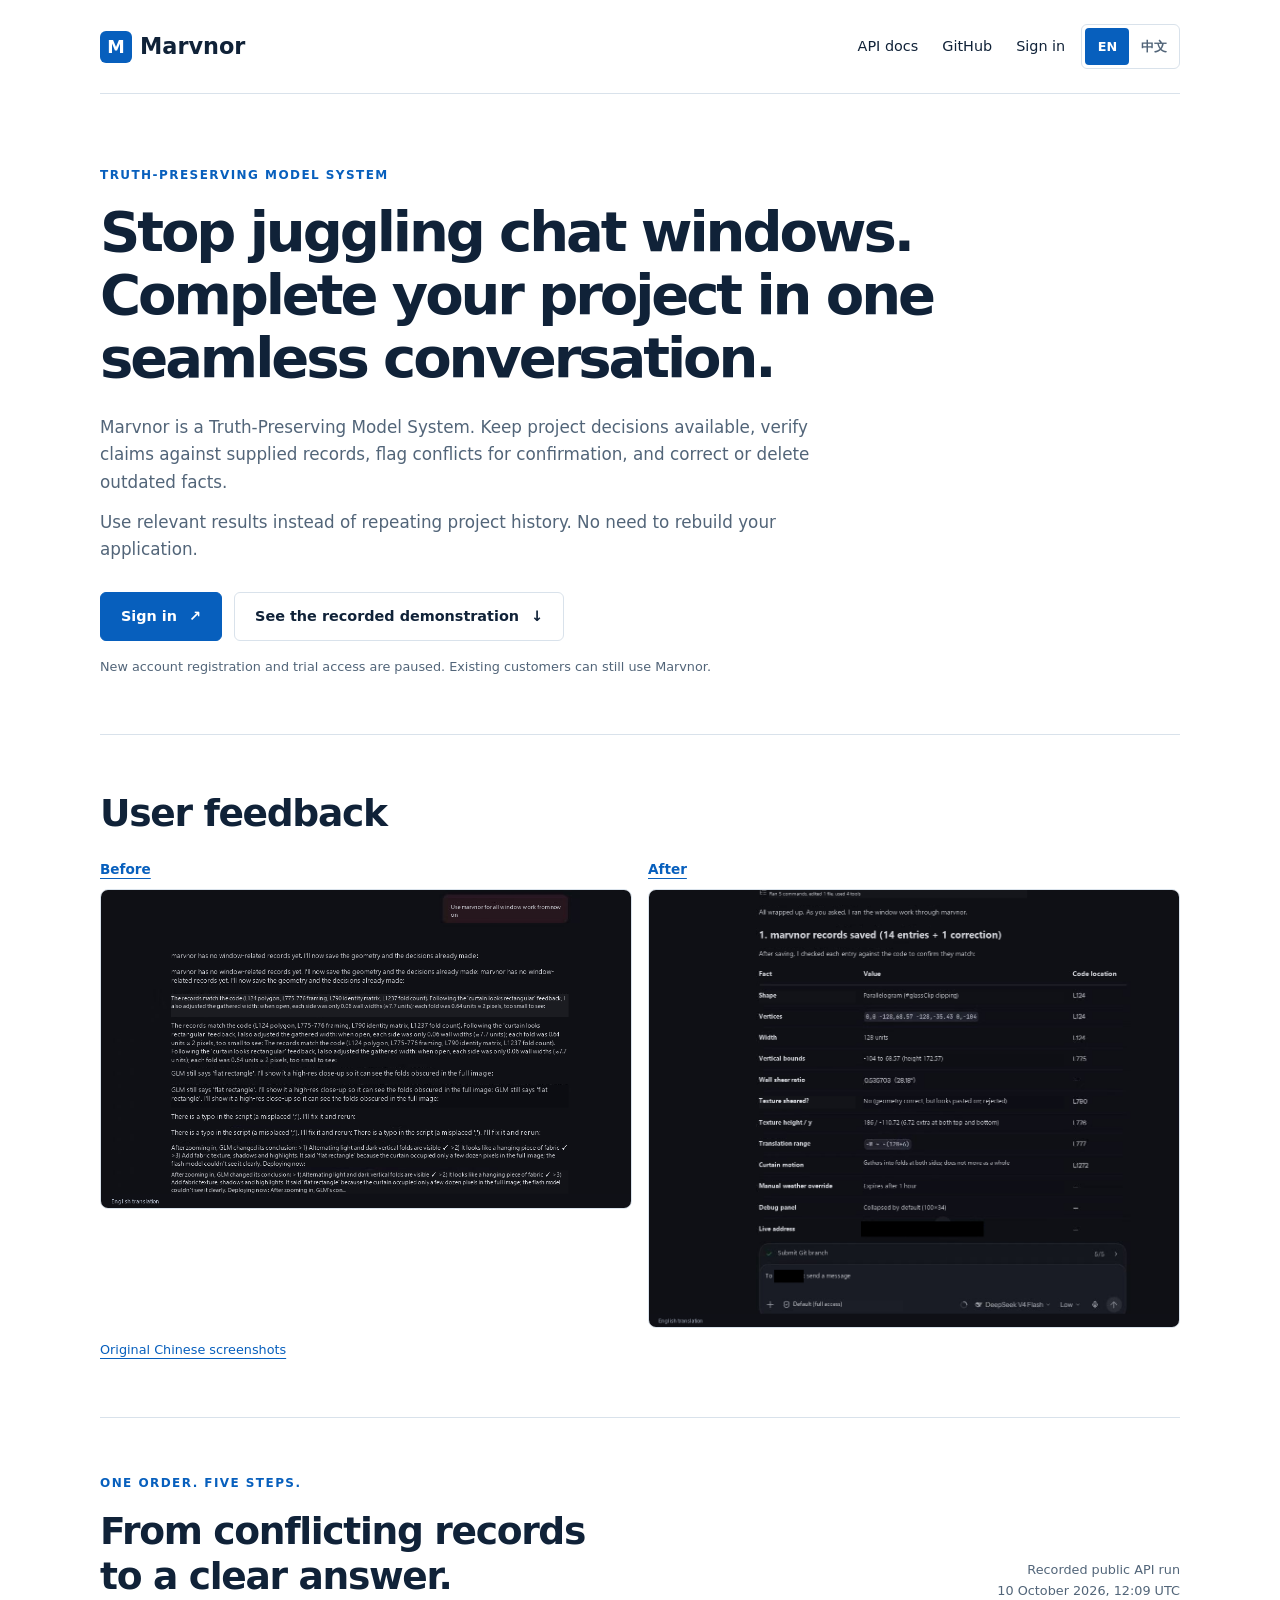
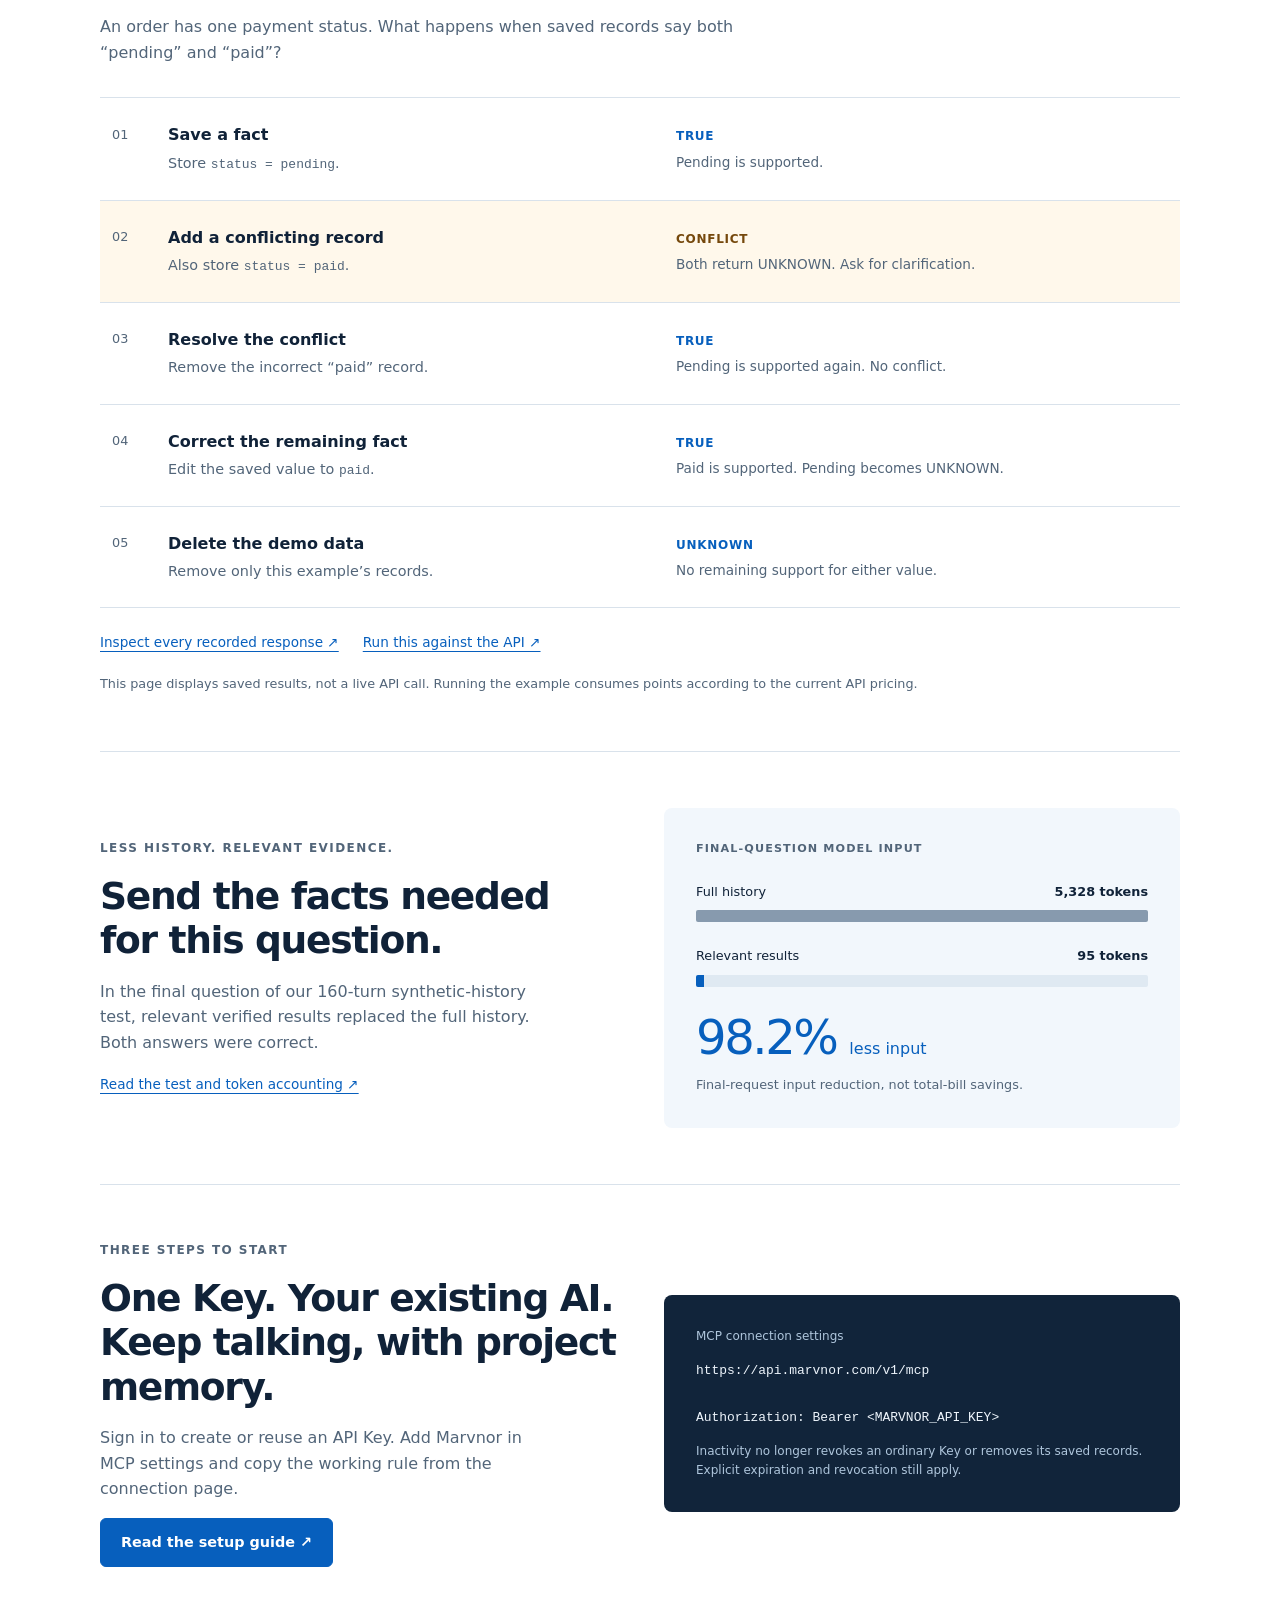
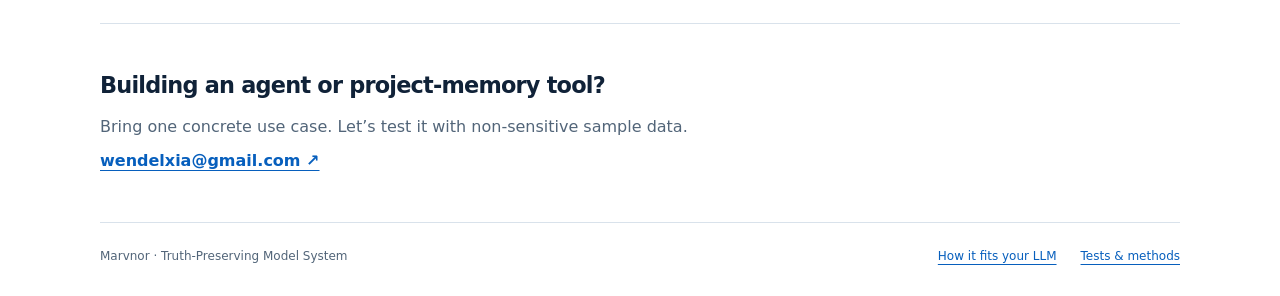
<file: docs/index.html>
<!doctype html>
<html lang="en">
<head>
  <meta charset="utf-8">
  <meta name="viewport" content="width=device-width, initial-scale=1">
  <title>Marvnor | Truth-Preserving Model System</title>
  <meta name="description" content="Marvnor, a Truth-Preserving Model System: carry project memory forward, verify claims against supplied records, surface conflicts and keep facts current." data-i18n-attr="meta.description" data-i18n-attribute="content">
  <meta property="og:type" content="website">
  <meta property="og:title" content="Marvnor: Stop juggling chat windows. Complete your project in one seamless conversation." data-i18n-attr="meta.ogTitle" data-i18n-attribute="content">
  <meta property="og:description" content="Marvnor, a Truth-Preserving Model System: carry project memory forward, verify claims against supplied records, surface conflicts and keep facts current." data-i18n-attr="meta.ogDescription" data-i18n-attribute="content">
  <meta property="og:url" content="https://wendelxia.github.io/marvnor/">
  <meta name="twitter:card" content="summary">
  <meta name="theme-color" content="#075fbd">
  <link rel="canonical" href="https://wendelxia.github.io/marvnor/">
  <link rel="stylesheet" href="site.css">
  <script src="locale.js" defer></script>
</head>
<body>
  <a class="skip" href="#main" data-i18n="skip">Skip to content</a>
  <header class="wrap header">
    <a class="brand" href="./?lang=en" aria-label="Marvnor home" data-i18n-attr="brand.label" data-i18n-attribute="aria-label" data-home-link><span aria-hidden="true">M</span> Marvnor</a>
    <nav aria-label="Main navigation" data-i18n-attr="nav.label" data-i18n-attribute="aria-label">
      <a href="https://api.marvnor.com/docs/api?lang=en" data-i18n="nav.api" data-portal-link>API docs</a>
      <a href="https://github.com/wendelxia/marvnor">GitHub</a>
      <a href="https://api.marvnor.com/login?lang=en" data-i18n="nav.signIn" data-portal-link>Sign in</a>
    </nav>
    <div class="locale-switch" role="group" aria-label="Language" data-i18n-attr="locale.label" data-i18n-attribute="aria-label" data-locale-switch hidden>
      <button type="button" data-lang="en" lang="en" aria-pressed="true">EN</button>
      <button type="button" data-lang="zh-CN" lang="zh-CN" aria-pressed="false">中文</button>
    </div>
  </header>
  <main id="main" class="wrap">
    <section class="intro" aria-labelledby="headline">
      <p class="eyebrow" data-i18n="hero.eyebrow">TRUTH-PRESERVING MODEL SYSTEM</p>
      <h1 id="headline"><span data-i18n="hero.title1">Stop juggling chat windows.</span><br><span data-i18n="hero.title2">Complete your project in one seamless conversation.</span></h1>
      <p class="lead" data-i18n="hero.lead">Marvnor is a Truth-Preserving Model System. Keep project decisions available, verify claims against supplied records, flag conflicts for confirmation, and correct or delete outdated facts.</p>
      <p class="lead" data-i18n="hero.lead2">Use relevant results instead of repeating project history. No need to rebuild your application.</p>
      <div class="actions">
        <a class="button primary" href="https://api.marvnor.com/login?lang=en&amp;utm_source=github_pages" data-portal-link><span data-i18n="hero.signIn">Sign in</span> <span aria-hidden="true">↗</span></a>
        <a class="button secondary" href="#demo"><span data-i18n="hero.results">See the recorded demonstration</span> <span aria-hidden="true">↓</span></a>
      </div>
      <p class="quiet" data-i18n="hero.access">New account registration and trial access are paused. Existing customers can still use Marvnor.</p>
    </section>

    <section class="section user-feedback" aria-labelledby="feedback-title">
      <h2 id="feedback-title" data-i18n="feedback.title">User feedback</h2>
      <div class="feedback-images">
        <a href="assets/feedback-before-en.png" target="_blank" rel="noopener noreferrer"><span class="feedback-label" data-i18n="feedback.beforeLabel">Before</span><img src="assets/feedback-before-en.png" width="1027" height="617" loading="lazy" alt="English translation of the anonymous before screenshot. Open full size." data-i18n-attr="feedback.before" data-i18n-attribute="alt" data-feedback-image="before" data-en-src="assets/feedback-before-en.png" data-zh-src="assets/feedback-before.png" data-en-height="617" data-zh-height="589"></a>
        <a href="assets/feedback-after-en.png" target="_blank" rel="noopener noreferrer"><span class="feedback-label" data-i18n="feedback.afterLabel">After</span><img src="assets/feedback-after-en.png" width="1110" height="915" loading="lazy" alt="English translation of the anonymous after screenshot. Open full size." data-i18n-attr="feedback.after" data-i18n-attribute="alt" data-feedback-image="after" data-en-src="assets/feedback-after-en.png" data-zh-src="assets/feedback-after.png" data-en-height="915" data-zh-height="887"></a>
      </div>
      <a class="feedback-originals" href="?lang=zh-CN#feedback-title">Original Chinese screenshots</a>
    </section>

    <section id="demo" class="section" aria-labelledby="demo-title">
      <div class="section-head"><div><p class="eyebrow" data-i18n="demo.eyebrow">ONE ORDER. FIVE STEPS.</p><h2 id="demo-title"><span data-i18n="demo.title1">From conflicting records</span><br><span data-i18n="demo.title2">to a clear answer.</span></h2></div><p class="recording"><span data-i18n="demo.recording">Recorded public API run</span><br><time datetime="2026-10-10T12:09:46Z" data-i18n="demo.date">10 October 2026, 12:09 UTC</time></p></div>
      <p class="section-copy" data-i18n="demo.description">An order has one payment status. What happens when saved records say both “pending” and “paid”?</p>
      <ol class="steps">
        <li><span class="number">01</span><div><h3 data-i18n="step1.title">Save a fact</h3><p><span data-i18n="step1.action">Store</span> <code>status = pending</code>.</p></div><div class="result"><strong>TRUE</strong><span data-i18n="step1.result">Pending is supported.</span></div></li>
        <li class="conflict"><span class="number">02</span><div><h3 data-i18n="step2.title">Add a conflicting record</h3><p><span data-i18n="step2.action">Also store</span> <code>status = paid</code>.</p></div><div class="result"><strong>CONFLICT</strong><span data-i18n="step2.result">Both return UNKNOWN. Ask for clarification.</span></div></li>
        <li><span class="number">03</span><div><h3 data-i18n="step3.title">Resolve the conflict</h3><p data-i18n="step3.action">Remove the incorrect “paid” record.</p></div><div class="result"><strong>TRUE</strong><span data-i18n="step3.result">Pending is supported again. No conflict.</span></div></li>
        <li><span class="number">04</span><div><h3 data-i18n="step4.title">Correct the remaining fact</h3><p><span data-i18n="step4.action">Edit the saved value to</span> <code>paid</code>.</p></div><div class="result"><strong>TRUE</strong><span data-i18n="step4.result">Paid is supported. Pending becomes UNKNOWN.</span></div></li>
        <li><span class="number">05</span><div><h3 data-i18n="step5.title">Delete the demo data</h3><p data-i18n="step5.action">Remove only this example’s records.</p></div><div class="result"><strong>UNKNOWN</strong><span data-i18n="step5.result">No remaining support for either value.</span></div></li>
      </ol>
      <div class="evidence-links"><a href="https://github.com/wendelxia/marvnor/blob/main/examples/recorded-run.json" data-i18n="demo.responses">Inspect every recorded response ↗</a><a href="https://github.com/wendelxia/marvnor/blob/main/examples/quickstart.py" data-i18n="demo.run">Run this against the API ↗</a></div>
      <p class="quiet" data-i18n="demo.note">This page displays saved results, not a live API call. Running the example consumes points according to the current API pricing.</p>
    </section>

    <section class="section savings" aria-labelledby="savings-title">
      <div><p class="eyebrow" data-i18n="savings.eyebrow">LESS HISTORY. RELEVANT EVIDENCE.</p><h2 id="savings-title"><span data-i18n="savings.title1">Send the facts needed</span><br><span data-i18n="savings.title2">for this question.</span></h2><p data-i18n="savings.description">In the final question of our 160-turn synthetic-history test, relevant verified results replaced the full history. Both answers were correct.</p><a href="https://github.com/wendelxia/marvnor/blob/main/docs/benchmarks/2026-10-10/rerun.md#model-input-and-cache-usage" data-i18n="savings.read">Read the test and token accounting ↗</a></div>
      <div class="chart" role="img" aria-label="Final-question model input: full history 5,328 tokens; relevant results 95 tokens, a 98.2 percent reduction." data-i18n-attr="chart.label" data-i18n-attribute="aria-label">
        <p class="chart-label" data-i18n="chart.title">FINAL-QUESTION MODEL INPUT</p>
        <div class="bar-label"><span data-i18n="chart.full">Full history</span><strong data-i18n="chart.fullValue">5,328 tokens</strong></div><div class="bar-track"><div class="bar full"></div></div>
        <div class="bar-label"><span data-i18n="chart.relevant">Relevant results</span><strong data-i18n="chart.relevantValue">95 tokens</strong></div><div class="bar-track"><div class="bar compact"></div></div>
        <p class="metric">98.2% <span data-i18n="chart.less">less input</span></p><p class="quiet" data-i18n="chart.note">Final-request input reduction, not total-bill savings.</p>
      </div>
    </section>

    <section id="start" class="section start" aria-labelledby="start-title">
      <div><p class="eyebrow" data-i18n="start.eyebrow">THREE STEPS TO START</p><h2 id="start-title"><span data-i18n="start.title1">One Key. Your existing AI.</span><br><span data-i18n="start.title2">Keep talking, with project memory.</span></h2><p data-i18n="start.description">Sign in to create or reuse an API Key. Add Marvnor in MCP settings and copy the working rule from the connection page.</p><a class="button primary" href="https://api.marvnor.com/docs?lang=en" data-i18n="start.guide" data-portal-link>Read the setup guide ↗</a></div>
      <div class="terminal"><p data-i18n="start.settings">MCP connection settings</p><pre><code>https://api.marvnor.com/v1/mcp

Authorization: Bearer &lt;MARVNOR_API_KEY&gt;</code></pre><p class="quiet" data-i18n="start.keyNote">Inactivity no longer revokes an ordinary Key or removes its saved records. Explicit expiration and revocation still apply.</p></div>
    </section>
    <section class="contact"><h2 data-i18n="contact.title">Building an agent or project-memory tool?</h2><p data-i18n="contact.description">Bring one concrete use case. Let’s test it with non-sensitive sample data.</p><a href="mailto:wendelxia@gmail.com?subject=Marvnor%20integration">wendelxia@gmail.com ↗</a></section>
  </main>
  <footer class="wrap footer"><span data-i18n="footer.tagline">Marvnor · Truth-Preserving Model System</span><a href="https://api.marvnor.com/docs?lang=en" data-i18n="footer.llm" data-portal-link>How it fits your LLM</a><a href="https://github.com/wendelxia/marvnor/blob/main/TESTS.md" data-i18n="footer.tests">Tests &amp; methods</a></footer>
</body>
</html>
</file>
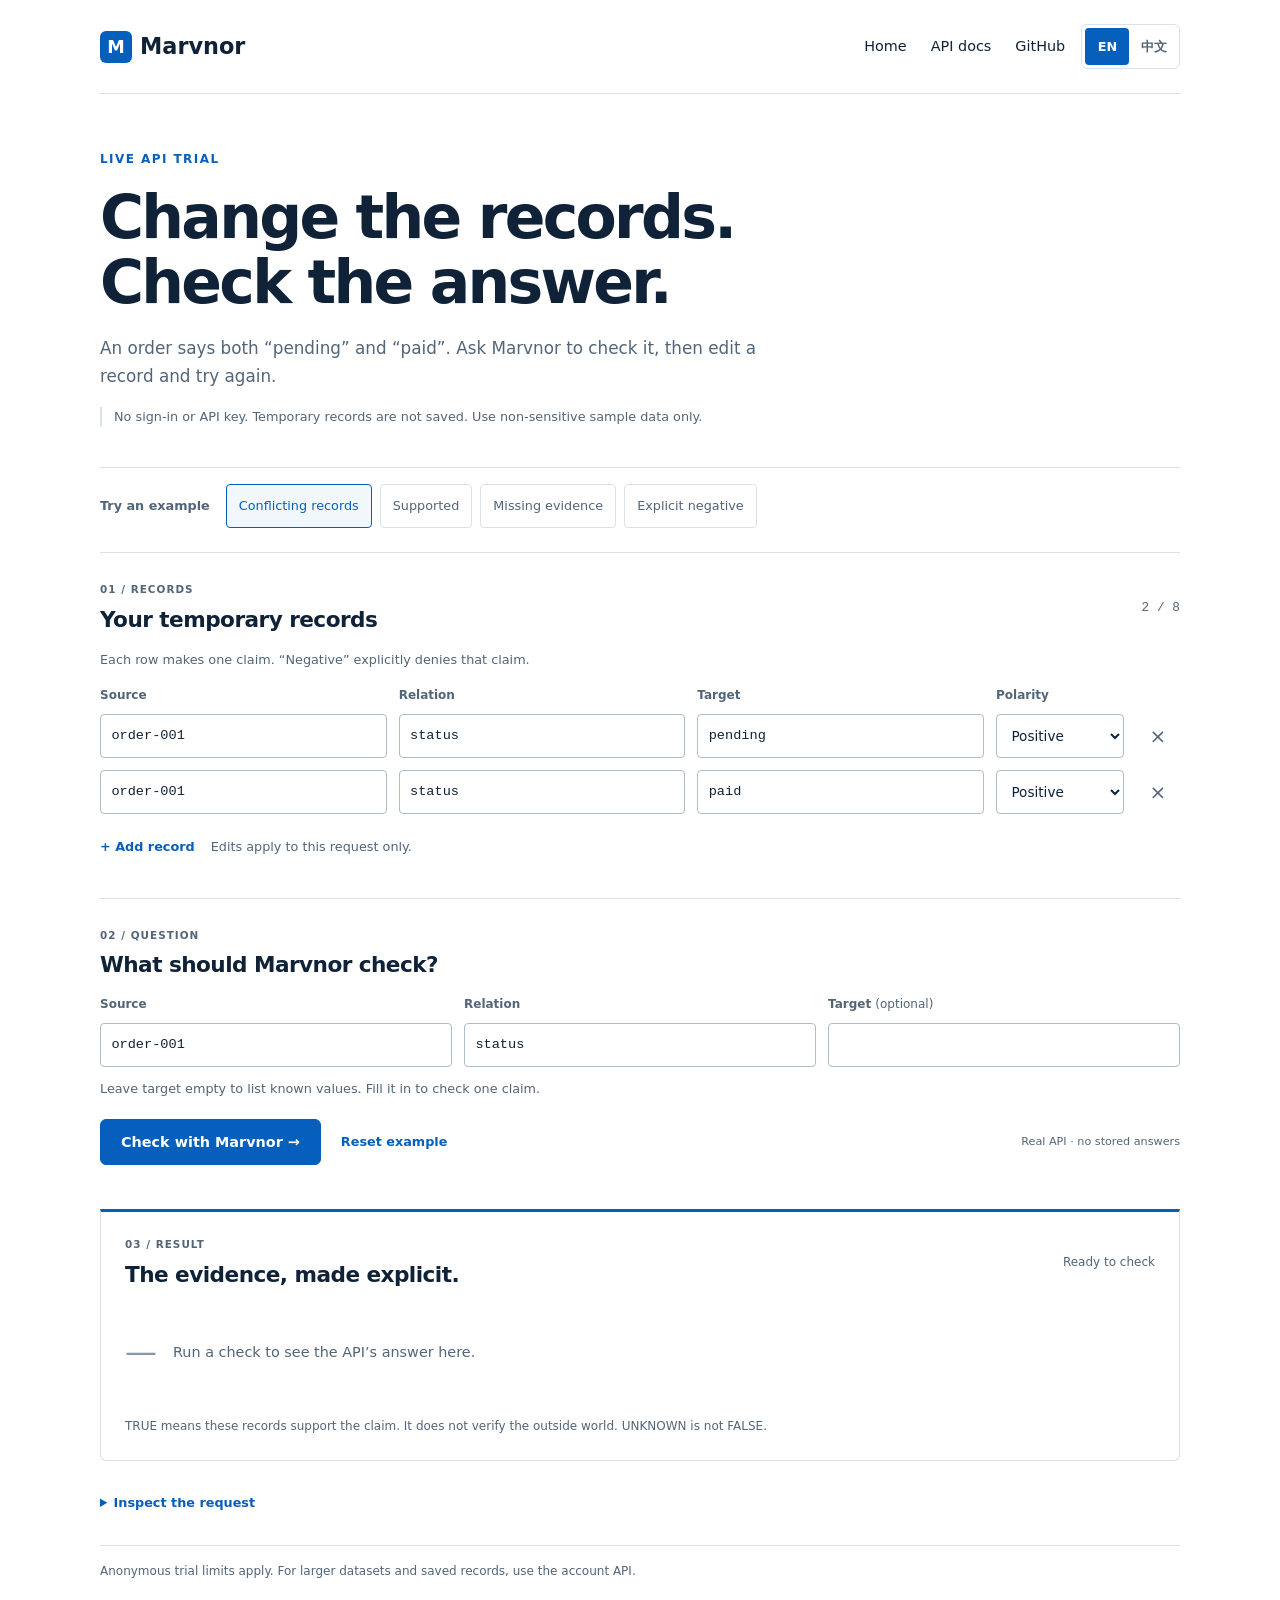
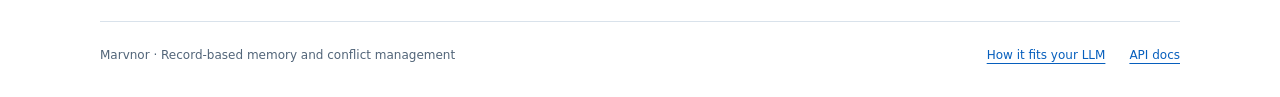
<file: docs/try.html>
<!doctype html>
<html lang="en">
<head>
  <meta charset="utf-8">
  <meta name="viewport" content="width=device-width, initial-scale=1">
  <title>Marvnor | Try a live record check</title>
  <meta name="description" content="Edit temporary sample records and ask Marvnor a structured question. Inspect a real API response: TRUE, FALSE, UNKNOWN and conflicts.">
  <meta name="theme-color" content="#075fbd">
  <link rel="canonical" href="https://wendelxia.github.io/marvnor/try.html">
  <link rel="stylesheet" href="site.css">
  <link rel="stylesheet" href="trial.css">
  <script src="trial.js" defer></script>
</head>
<body>
  <a class="skip" href="#main" data-t="skip">Skip to content</a>
  <header class="wrap header">
    <a class="brand" href="./?lang=en" data-home-link aria-label="Marvnor home"><span aria-hidden="true">M</span> Marvnor</a>
    <nav aria-label="Main navigation" id="main-nav">
      <a href="./?lang=en" data-home-link data-t="home">Home</a>
      <a href="https://github.com/wendelxia/marvnor/blob/main/PUBLIC_EVALUATION_API.md" data-t="apiDocs">API docs</a>
      <a href="https://github.com/wendelxia/marvnor">GitHub</a>
    </nav>
    <div class="locale-switch" role="group" aria-label="Language" id="language-switch" hidden>
      <button type="button" data-lang="en" lang="en" aria-pressed="true">EN</button>
      <button type="button" data-lang="zh-CN" lang="zh-CN" aria-pressed="false">中文</button>
    </div>
  </header>
  <main id="main" class="wrap trial-main">
    <section class="trial-intro" aria-labelledby="headline">
      <p class="eyebrow" data-t="eyebrow">LIVE API TRIAL</p>
      <h1 id="headline" data-t="headline">Change the records. Check the answer.</h1>
      <p class="lead" data-t="lead">An order says both “pending” and “paid”. Ask Marvnor to check it, then edit a record and try again.</p>
      <p class="trial-note" data-t="privacy">No sign-in or API key. Temporary records are not saved. Use non-sensitive sample data only.</p>
    </section>

    <noscript><p class="trial-notice">JavaScript is needed to call the live API. / 实时试用需要启用 JavaScript。</p></noscript>
    <form id="trial-form" novalidate>
      <div class="preset-bar" aria-label="Sample scenarios" id="presets">
        <span class="preset-label" data-t="examples">Try an example</span>
        <div class="preset-buttons">
          <button type="button" class="preset" data-preset="conflict" aria-pressed="true" data-t="presetConflict">Conflicting records</button>
          <button type="button" class="preset" data-preset="supported" aria-pressed="false" data-t="presetSupported">Supported</button>
          <button type="button" class="preset" data-preset="unknown" aria-pressed="false" data-t="presetUnknown">Missing evidence</button>
          <button type="button" class="preset" data-preset="negative" aria-pressed="false" data-t="presetNegative">Explicit negative</button>
        </div>
      </div>
      <section class="editor-section" aria-labelledby="records-title">
        <div class="trial-section-head">
          <div><p class="step-label" data-t="step1">01 / RECORDS</p><h2 id="records-title" data-t="recordsTitle">Your temporary records</h2></div>
          <span id="record-count" class="record-count">2 / 8</span>
        </div>
        <p class="field-help" data-t="recordsHelp">Each row makes one claim. “Negative” explicitly denies that claim.</p>
        <table class="facts-table">
          <caption class="sr-only" data-t="recordsCaption">Editable temporary records, up to eight</caption>
          <thead><tr><th scope="col" data-t="source">Source</th><th scope="col" data-t="relation">Relation</th><th scope="col" data-t="target">Target</th><th scope="col" data-t="polarity">Polarity</th><th scope="col"><span class="sr-only" data-t="remove">Remove</span></th></tr></thead>
          <tbody id="fact-rows"></tbody>
        </table>
        <p id="empty-records" class="empty-records" data-t="emptyRecords" hidden>No records supplied. Add a record, or see what the API returns without evidence.</p>
        <div class="record-actions"><button type="button" class="text-button" id="add-record" data-t="addRecord">+ Add record</button><span class="field-help" data-t="temporary">Edits apply to this request only.</span></div>
      </section>

      <section class="question-section" aria-labelledby="question-title">
        <div class="trial-section-head"><div><p class="step-label" data-t="step2">02 / QUESTION</p><h2 id="question-title" data-t="questionTitle">What should Marvnor check?</h2></div></div>
        <div class="question-fields">
          <label for="question-source"><span data-t="source">Source</span><input id="question-source" name="question-source" autocomplete="off" spellcheck="false" required></label>
          <label for="question-relation"><span data-t="relation">Relation</span><input id="question-relation" name="question-relation" autocomplete="off" spellcheck="false" required></label>
          <label for="question-target"><span><span data-t="target">Target</span> <span class="optional" data-t="optional">(optional)</span></span><input id="question-target" name="question-target" autocomplete="off" spellcheck="false" aria-describedby="target-help"></label>
        </div>
        <p class="field-help" id="target-help" data-t="targetHelp">Leave target empty to list known values. Fill it in to check one claim.</p>
        <div class="run-actions"><button type="submit" class="button primary" id="run-trial" data-t="run">Check with Marvnor <span aria-hidden="true">→</span></button><button type="button" class="text-button" id="reset-trial" data-t="reset">Reset example</button><span class="live-label" data-t="liveLabel">Real API · no stored answers</span></div>
      </section>
    </form>

    <section class="answer-section" aria-labelledby="answer-title" aria-busy="false" id="answer-section">
      <div class="trial-section-head"><div><p class="step-label" data-t="step3">03 / RESULT</p><h2 id="answer-title" data-t="answerTitle">The evidence, made explicit.</h2></div><span class="request-status" id="request-status" role="status" aria-live="polite">Ready to check</span></div>
      <div class="answer-empty" id="answer-empty"><span class="empty-mark" aria-hidden="true">—</span><p id="empty-message" data-t="emptyAnswer">Run a check to see the API’s answer here.</p></div>
      <div class="trial-error" id="trial-error" role="alert" hidden></div>
      <div id="answer-content" hidden>
        <div class="answer-summary" id="answer-summary"><strong id="answer-badge"></strong><p id="answer-explanation"></p></div>
        <div class="candidate-section" id="candidate-section" hidden><h3 id="candidate-heading" data-t="candidates">Values returned by the API</h3><ul class="candidate-list" id="candidate-list"></ul><p class="field-help" id="candidate-help"></p></div>
        <dl class="answer-fields" id="answer-fields">
          <div><dt>conclusion</dt><dd id="output-conclusion"></dd></div>
          <div><dt>conflict</dt><dd id="output-conflict"></dd></div>
          <div><dt>reason</dt><dd id="output-reason"></dd></div>
          <div><dt>path</dt><dd><pre id="output-path"></pre></dd></div>
          <div><dt>decision</dt><dd id="output-decision"></dd></div>
          <div><dt>evidence_kind</dt><dd id="output-evidence_kind"></dd></div>
        </dl>
      </div>
      <p class="result-note" data-t="resultNote">TRUE means these records support the claim. It does not verify the outside world. UNKNOWN is not FALSE.</p>
    </section>

    <details class="request-details"><summary data-t="requestPreview">Inspect the request</summary><div class="request-meta"><code>POST https://api.marvnor.com/v1/trial/evaluate</code><button type="button" id="copy-request" class="text-button" data-t="copyRequest">Copy JSON</button></div><pre id="request-preview"></pre><p class="field-help" id="copy-status" role="status" aria-live="polite"></p></details>
    <p class="trial-limit" data-t="limits">Anonymous trial limits apply. For larger datasets and saved records, use the account API.</p>
  </main>
  <footer class="wrap footer"><span data-t="footer">Marvnor · Record-based memory and conflict management</span><a href="https://github.com/wendelxia/marvnor/blob/main/docs/customer/llm-integration.md" data-t="llm">How it fits your LLM</a><a href="https://github.com/wendelxia/marvnor/blob/main/PUBLIC_EVALUATION_API.md" data-t="apiDocs">API docs</a></footer>
  <template id="fact-row-template"><tr>
    <td><span class="mobile-label" data-field-label="source"></span><input data-field="source" autocomplete="off" spellcheck="false" required></td>
    <td><span class="mobile-label" data-field-label="relation"></span><input data-field="relation" autocomplete="off" spellcheck="false" required></td>
    <td><span class="mobile-label" data-field-label="target"></span><input data-field="target" autocomplete="off" spellcheck="false" required></td>
    <td><span class="mobile-label" data-field-label="polarity"></span><select data-field="polarity"><option value="1">Positive</option><option value="-1">Negative</option></select></td>
    <td class="remove-cell"><button type="button" class="remove-record" data-remove>×</button></td>
  </tr></template>
</body>
</html>
</file>
<file: docs/site.css>
:root{--ink:#102238;--muted:#526579;--blue:#075fbd;--line:#d9e2eb;--wash:#f2f7fc;--paper:#fff;--warning:#75480c}
*{box-sizing:border-box}[hidden]{display:none!important}html{scroll-behavior:smooth;scroll-padding-top:2rem}body{margin:0;background:var(--paper);color:var(--ink);font:16px/1.6 system-ui,-apple-system,BlinkMacSystemFont,"Segoe UI",sans-serif}
a{color:var(--blue);text-underline-offset:4px}a:hover{text-decoration-thickness:2px}a:focus-visible,summary:focus-visible{outline:3px solid var(--blue);outline-offset:5px;border-radius:2px}
.wrap{width:min(1080px,calc(100% - 3rem));margin:auto}.header{display:flex;align-items:center;justify-content:space-between;gap:1rem;padding:1.5rem 0;border-bottom:1px solid var(--line)}
.brand{font-size:1.4rem;font-weight:750;color:var(--ink);text-decoration:none;display:flex;align-items:center;gap:.5rem}.brand span{display:inline-grid;place-items:center;width:2rem;height:2rem;border-radius:6px;background:var(--blue);color:white;font-size:1.1rem}
nav{display:flex;gap:1.5rem;flex-wrap:wrap;margin-left:auto}nav a{color:var(--ink);text-decoration:none;font-size:.9rem;min-height:2.75rem;display:inline-flex;align-items:center}
.locale-switch{display:inline-flex;gap:.15rem;padding:.2rem;border:1px solid var(--line);border-radius:6px;white-space:nowrap}.locale-switch button{appearance:none;border:0;background:transparent;color:var(--muted);border-radius:4px;padding:.35rem .55rem;min-height:2.3rem;min-width:2.75rem;font:600 .8rem/1.2 system-ui,-apple-system,BlinkMacSystemFont,"Segoe UI",sans-serif;cursor:pointer}.locale-switch button[aria-pressed="true"]{background:var(--blue);color:white}.locale-switch button:focus-visible{outline:3px solid var(--blue);outline-offset:3px}
.skip{position:absolute;left:1rem;top:-6rem;padding:1rem;background:white;z-index:2}.skip:focus{top:1rem}.intro{padding:4.5rem 0 3.5rem;max-width:850px}.eyebrow{font-size:.75rem;letter-spacing:.12em;font-weight:700;color:var(--blue);margin:0 0 1rem}
h1,h2,h3,p{margin-top:0}h1{font-size:clamp(2.5rem,6vw,4.5rem);line-height:1.07;letter-spacing:-.055em;font-weight:700;margin-bottom:1.5rem}h2{font-size:clamp(1.7rem,3vw,2.35rem);line-height:1.18;letter-spacing:-.035em;font-weight:650;margin-bottom:1rem}h3{font-size:1rem;margin-bottom:.25rem;font-weight:650}.lead{font-size:1.15rem;line-height:1.7;color:var(--muted);max-width:720px}
.intro h1{font-size:clamp(2.25rem,4.8vw,3.5rem);line-height:1.12}.intro .lead{font-size:1.05rem;line-height:1.65;margin-bottom:.75rem}
.actions{display:flex;flex-wrap:wrap;gap:.75rem;margin:1.75rem 0 1rem}.button{display:inline-flex;justify-content:center;align-items:center;gap:.75rem;padding:.75rem 1.25rem;border:1px solid var(--line);border-radius:6px;font-size:.9rem;font-weight:650;text-decoration:none;min-height:2.75rem}.primary{background:var(--blue);color:white;border-color:var(--blue)}.secondary{color:var(--ink);background:white}.quiet{font-size:.8rem;color:var(--muted);line-height:1.6;margin:.75rem 0 0}
.section{padding:3.5rem 0;border-top:1px solid var(--line)}.section-head{display:flex;align-items:flex-end;justify-content:space-between;gap:1rem}.recording{font-size:.8rem;color:var(--muted);text-align:right}.section-copy{color:var(--muted);max-width:660px}.steps{list-style:none;padding:0;margin:2rem 0 1rem;border-top:1px solid var(--line)}.steps li{display:grid;grid-template-columns:2.5rem 1fr 1fr;gap:1rem;padding:1.5rem .75rem;border-bottom:1px solid var(--line);align-items:start}.steps p{margin:0;font-size:.9rem;color:var(--muted)}.number{color:var(--muted);font-size:.8rem;padding-top:.15rem}.result strong{font-size:.75rem;letter-spacing:.06em;color:var(--blue)}.result>span{display:block;font-size:.85rem;color:var(--muted);margin-top:.25rem}.steps .conflict{background:#fff8eb}.conflict .result strong{color:var(--warning)}code{font-family:ui-monospace,SFMono-Regular,Consolas,monospace;font-size:.9em}details{margin-top:.75rem}summary{font-size:.85rem;cursor:pointer;color:var(--blue);padding:.5rem 0;min-height:2.75rem}pre{overflow:auto;max-width:100%;font-size:.8rem;line-height:1.65;white-space:pre-wrap;overflow-wrap:anywhere;margin:.75rem 0 0}.evidence-links{display:flex;flex-wrap:wrap;gap:1.5rem;font-size:.85rem;padding:.5rem 0}
.savings,.start{display:grid;grid-template-columns:1fr 1fr;gap:3rem;align-items:center}.savings p,.start p{color:var(--muted);max-width:450px}.savings a{font-size:.85rem}.chart{background:var(--wash);padding:2rem;border-radius:8px}.chart-label{font-size:.7rem;letter-spacing:.1em;font-weight:700;margin-bottom:1.5rem}.bar-label{display:flex;justify-content:space-between;gap:1rem;font-size:.8rem;margin-bottom:.5rem}.bar-label strong{font-variant-numeric:tabular-nums;white-space:nowrap}.bar-track{height:.75rem;background:#dfe9f2;margin-bottom:1.5rem;border-radius:2px;overflow:hidden}.bar{height:100%}.full{width:100%;background:#879aae}.compact{width:1.783%;background:var(--blue)}.chart .metric{font-size:3rem;letter-spacing:-.05em;line-height:1.1;color:var(--blue);margin-bottom:0}.metric span{font-size:1rem;letter-spacing:normal}.terminal{background:#11243a;color:#eef5fc;padding:2rem;border-radius:8px}.terminal p{font-size:.75rem;color:#afc6dc}.terminal a{color:#a8d8ff;font-size:.85rem;display:inline-block;margin-top:1.25rem}.terminal pre{font-size:.9rem}
.contact{border-top:1px solid var(--line);padding:3rem 0}.contact h2{font-size:1.4rem}.contact p{color:var(--muted);margin-bottom:.5rem}.contact a{font-weight:600}.footer{border-top:1px solid var(--line);display:flex;gap:1.5rem;flex-wrap:wrap;padding:1.5rem 0 2rem;font-size:.75rem;color:var(--muted)}.footer span{margin-right:auto}
@media(max-width:767px){.wrap{width:calc(100% - 2rem)}.header{align-items:flex-start;flex-wrap:wrap}.brand{font-size:1.15rem}nav{gap:.75rem;justify-content:flex-end}.locale-switch{margin-left:auto}nav a{font-size:.8rem}.intro{padding:3rem 0}.section{padding:2.5rem 0}.section-head{display:block}.recording{text-align:left}.steps li{grid-template-columns:1.75rem 1fr;gap:.75rem;padding:1.25rem .5rem}.result{grid-column:2}.savings,.start{grid-template-columns:1fr;gap:1.5rem}.chart,.terminal{padding:1.5rem}.wide{display:none}.evidence-links{gap:.75rem}.footer{gap:.75rem}.footer span{width:100%}}
.feedback-images{display:grid;grid-template-columns:repeat(2,minmax(0,1fr));gap:1rem;align-items:start;margin-top:1.5rem}.feedback-images a{display:block;min-width:0}.feedback-label{display:block;margin-bottom:.5rem;font-size:.85rem;font-weight:600}.feedback-images img{display:block;width:100%;height:auto;border:1px solid var(--line);border-radius:8px}@media(max-width:767px){.feedback-images{grid-template-columns:1fr}}
@media(prefers-reduced-motion:reduce){html{scroll-behavior:auto}}
.feedback-originals{display:inline-block;margin-top:.75rem;font-size:.8rem}html:lang(zh-CN) .feedback-originals{display:none}
</file>
<file: docs/trial.css>
.trial-main{max-width:1080px}.trial-intro{padding:3.5rem 0 2.5rem;max-width:850px}.trial-intro h1{font-size:clamp(2.15rem,4.8vw,3.75rem);max-width:800px;letter-spacing:-.045em;margin-bottom:1.25rem}.trial-intro .lead{font-size:1.05rem;max-width:690px;margin-bottom:1rem}.trial-note{font-size:.8rem;color:var(--muted);margin:0;padding-left:.75rem;border-left:2px solid var(--line)}
button,input,select{font:inherit}button{cursor:pointer}button:focus-visible,input:focus-visible,select:focus-visible{outline:3px solid var(--blue);outline-offset:3px}button:disabled{cursor:not-allowed;opacity:.55}button.button{line-height:1.4}.sr-only{position:absolute;width:1px;height:1px;padding:0;margin:-1px;overflow:hidden;clip:rect(0,0,0,0);white-space:nowrap;border:0}
.preset-bar{display:flex;gap:1rem;align-items:center;flex-wrap:wrap;padding:1rem 0 1.5rem;border-top:1px solid var(--line)}.preset-label{font-size:.8rem;font-weight:600;color:var(--muted)}.preset-buttons{display:flex;gap:.5rem;flex-wrap:wrap}.preset{border:1px solid var(--line);border-radius:4px;padding:.5rem .75rem;background:white;color:var(--muted);font-size:.8rem;min-height:2.75rem}.preset:hover{border-color:var(--blue);color:var(--blue)}.preset[aria-pressed="true"]{border-color:var(--blue);background:var(--wash);color:var(--blue)}
.editor-section,.question-section{padding:1.75rem 0;border-top:1px solid var(--line)}.trial-section-head{display:flex;gap:1rem;align-items:center;justify-content:space-between;margin-bottom:1rem}.step-label{font-size:.65rem;letter-spacing:.1em;font-weight:700;color:var(--muted);margin-bottom:.5rem}.trial-section-head h2{font-size:1.35rem;line-height:1.3;letter-spacing:-.025em;margin:0}.record-count{font:500 .8rem/1.4 ui-monospace,SFMono-Regular,Consolas,monospace;color:var(--muted);white-space:nowrap}.field-help{font-size:.8rem;line-height:1.6;color:var(--muted);margin:0 0 1rem}.facts-table{table-layout:fixed;border-collapse:collapse;width:100%;font-size:.85rem}.facts-table th{color:var(--muted);text-align:left;font-size:.75rem;font-weight:600;padding:0 .75rem .5rem 0}.facts-table th:last-child{width:2.75rem;padding:0}.facts-table th:nth-child(4){width:8.75rem}.facts-table td{padding:0 .75rem .75rem 0}.facts-table td:last-child{padding-right:0}.facts-table input,.facts-table select,.question-fields input{display:block;width:100%;min-width:0;min-height:2.75rem;padding:.55rem .65rem;border:1px solid #aebdcb;border-radius:4px;background:white;color:var(--ink);font:400 .85rem/1.4 ui-monospace,SFMono-Regular,Consolas,monospace}.facts-table select{font-family:inherit}.facts-table input:hover,.facts-table select:hover,.question-fields input:hover{border-color:var(--muted)}input[aria-invalid="true"]{border-color:#b13c2f;background:#fff6f4}.remove-record{display:grid;place-items:center;width:2.75rem;height:2.75rem;border:1px solid transparent;border-radius:4px;background:transparent;color:var(--muted);font-size:1.25rem}.remove-record:hover{background:var(--wash);border-color:var(--line)}.mobile-label{display:none}.record-actions{display:flex;align-items:center;gap:1rem;flex-wrap:wrap}.record-actions .field-help{margin:0}.text-button{border:0;background:transparent;color:var(--blue);padding:.5rem 0;min-height:2.75rem;font-size:.8rem;font-weight:600;text-align:left}.text-button:hover{text-decoration:underline;text-underline-offset:4px}.empty-records{padding:1rem;background:var(--wash);font-size:.85rem;color:var(--muted)}
.question-fields{display:grid;grid-template-columns:1fr 1fr 1fr;gap:.75rem;margin-bottom:.75rem}.question-fields label{display:flex;flex-direction:column;gap:.5rem;font-size:.75rem;font-weight:600;color:var(--muted)}.optional{font-weight:400}.run-actions{display:flex;align-items:center;gap:1.25rem;flex-wrap:wrap;margin-top:1.25rem}.live-label{font-size:.7rem;color:var(--muted);margin-left:auto}.answer-section{border:1px solid var(--line);border-top:3px solid var(--blue);padding:1.5rem;margin:1rem 0 1.5rem;border-radius:0 0 6px 6px;scroll-margin-top:1rem}.request-status{font-size:.75rem;color:var(--muted);white-space:nowrap}.request-status[data-status="success"]{color:#246249}.request-status[data-status="error"]{color:#9a3429}.answer-empty{display:flex;align-items:center;gap:1rem;min-height:6rem;padding:1rem 0}.empty-mark{color:#8696a7;font-size:2rem}.answer-empty p{font-size:.9rem;color:var(--muted);margin:0}.answer-summary{display:flex;align-items:flex-start;gap:1rem;margin:1.5rem 0}.answer-summary strong{flex-shrink:0;border:1px solid var(--line);border-radius:4px;padding:.25rem .5rem;background:var(--wash);color:var(--blue);font:700 .8rem/1.4 ui-monospace,SFMono-Regular,Consolas,monospace}.answer-summary[data-tone="conflict"] strong{background:#fff8eb;border-color:#e1c794;color:var(--warning)}.answer-summary[data-tone="negative"] strong{background:#fff6f4;border-color:#e8c0b9;color:#9a3429}.answer-summary p{font-size:.9rem;margin:0;color:var(--muted)}.candidate-section{padding:.75rem 0 1rem}.candidate-section h3{font-size:.8rem;color:var(--muted);margin:0 0 .5rem}.candidate-list{display:flex;gap:.5rem;flex-wrap:wrap;list-style:none;margin:0 0 .5rem;padding:0}.candidate-list li{padding:.3rem .65rem;border:1px solid #e1c794;border-radius:4px;background:#fff8eb;color:var(--warning);font:500 .85rem/1.5 ui-monospace,SFMono-Regular,Consolas,monospace;overflow-wrap:anywhere;max-width:100%}.candidate-section .field-help{margin:0}.answer-fields{display:grid;grid-template-columns:1fr 1fr;margin:0;border-top:1px solid var(--line)}.answer-fields>div{display:grid;grid-template-columns:7.75rem minmax(0,1fr);gap:.5rem;padding:.75rem 1rem .75rem 0;border-bottom:1px solid var(--line);align-items:start}.answer-fields dt{font:500 .75rem/1.6 ui-monospace,SFMono-Regular,Consolas,monospace;color:var(--muted)}.answer-fields dd{margin:0;min-width:0;font:400 .8rem/1.5 ui-monospace,SFMono-Regular,Consolas,monospace;overflow-wrap:anywhere}.answer-fields pre{margin:0;font:inherit;white-space:pre-wrap}.result-note{font-size:.75rem;color:var(--muted);margin:1rem 0 0}.trial-error,.trial-notice{padding:1rem;border:1px solid #e8c0b9;background:#fff6f4;color:#87362b;font-size:.85rem;border-radius:4px;margin:1rem 0}.request-details{border-bottom:1px solid var(--line);padding-bottom:1rem}.request-details summary{font-size:.8rem;font-weight:600}.request-meta{display:flex;align-items:center;justify-content:space-between;flex-wrap:wrap;gap:.5rem;color:var(--muted);font-size:.75rem}.request-meta code{overflow-wrap:anywhere}.request-details pre{background:var(--wash);padding:1rem;border-radius:4px;font-size:.75rem;max-height:28rem}.request-details #copy-status{margin:.5rem 0 0;min-height:1.25rem}.trial-limit{font-size:.75rem;color:var(--muted);margin:1rem 0 2.5rem}
@media(max-width:767px){.trial-intro{padding:2.5rem 0 2rem}.trial-intro h1{max-width:550px}.trial-section-head{align-items:flex-start}.preset-bar{gap:.5rem}.preset-label{width:100%}.answer-fields{grid-template-columns:1fr}.answer-fields>div{grid-template-columns:8rem minmax(0,1fr)}.live-label{width:100%;margin:0}.answer-summary{flex-direction:column;gap:.75rem}.answer-section{padding:1rem}.question-fields{grid-template-columns:1fr 1fr}.question-fields label:last-child{grid-column:1/-1}.request-status{font-size:.65rem}.facts-table th:nth-child(4){width:7rem}}
@media(max-width:540px){.header nav{order:3;width:100%;margin:0;justify-content:flex-start;gap:1.25rem}.header{gap:.5rem;padding:1rem 0}.header .locale-switch{margin-left:auto}.trial-intro h1{font-size:2.25rem}.facts-table thead{position:absolute;width:1px;height:1px;overflow:hidden;clip:rect(0,0,0,0)}.facts-table,.facts-table tbody{display:block}.facts-table tr{display:grid;grid-template-columns:minmax(0,1fr) minmax(0,1fr) 2.25rem;gap:.75rem;padding:1rem 0;border-top:1px solid var(--line)}.facts-table td{display:block;min-width:0;padding:0}.facts-table td:nth-child(3){grid-column:1;grid-row:2}.facts-table td:nth-child(4){grid-column:2;grid-row:2}.facts-table td.remove-cell{grid-column:3;grid-row:1/3;align-self:start;padding-top:1.4rem}.facts-table .remove-record{width:2.25rem}.mobile-label{display:block;font-size:.7rem;color:var(--muted);font-weight:600;margin-bottom:.35rem}.question-fields{grid-template-columns:1fr}.question-fields label:last-child{grid-column:auto}.trial-section-head h2{font-size:1.2rem}.answer-section .trial-section-head{flex-wrap:wrap;gap:.5rem}.answer-fields>div{grid-template-columns:7.25rem minmax(0,1fr);padding-right:0}.run-actions{gap:.75rem 1rem}.run-actions .button{width:100%}.record-actions{gap:.25rem .75rem}}
</file>
